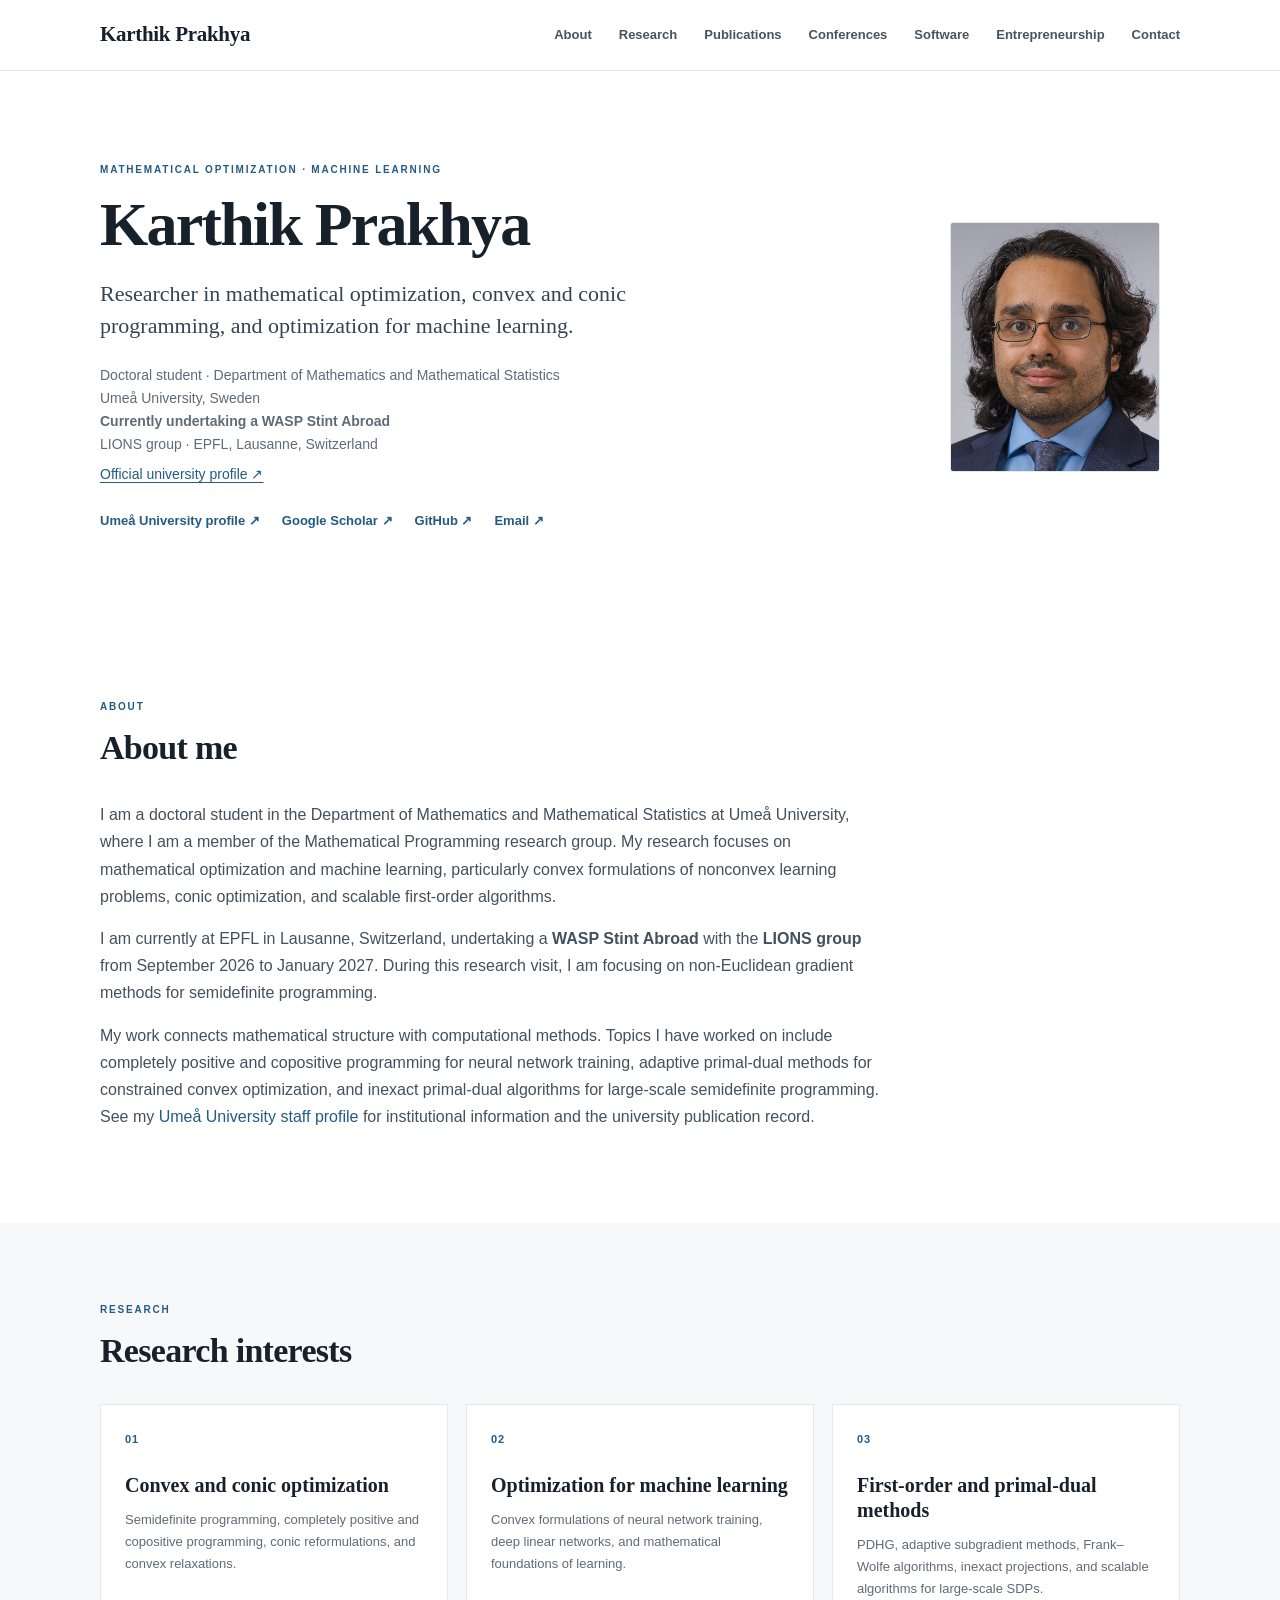
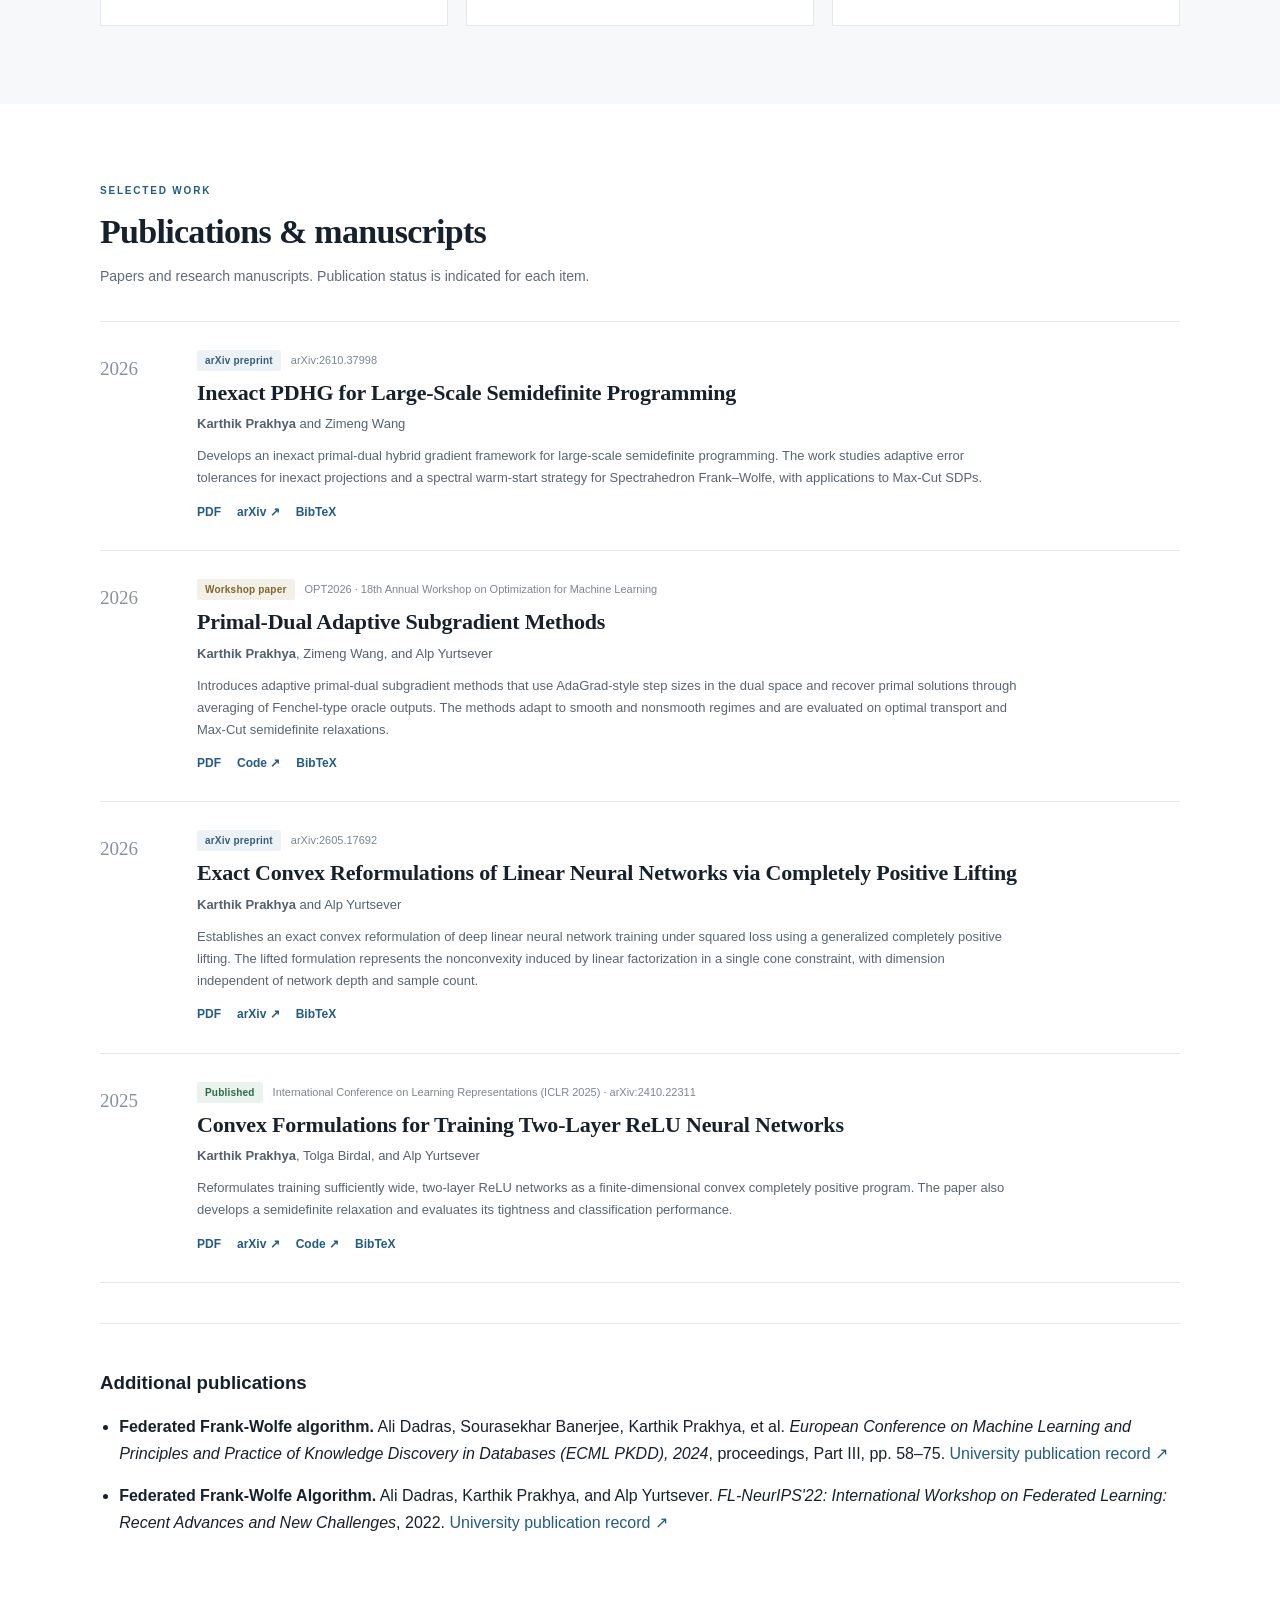
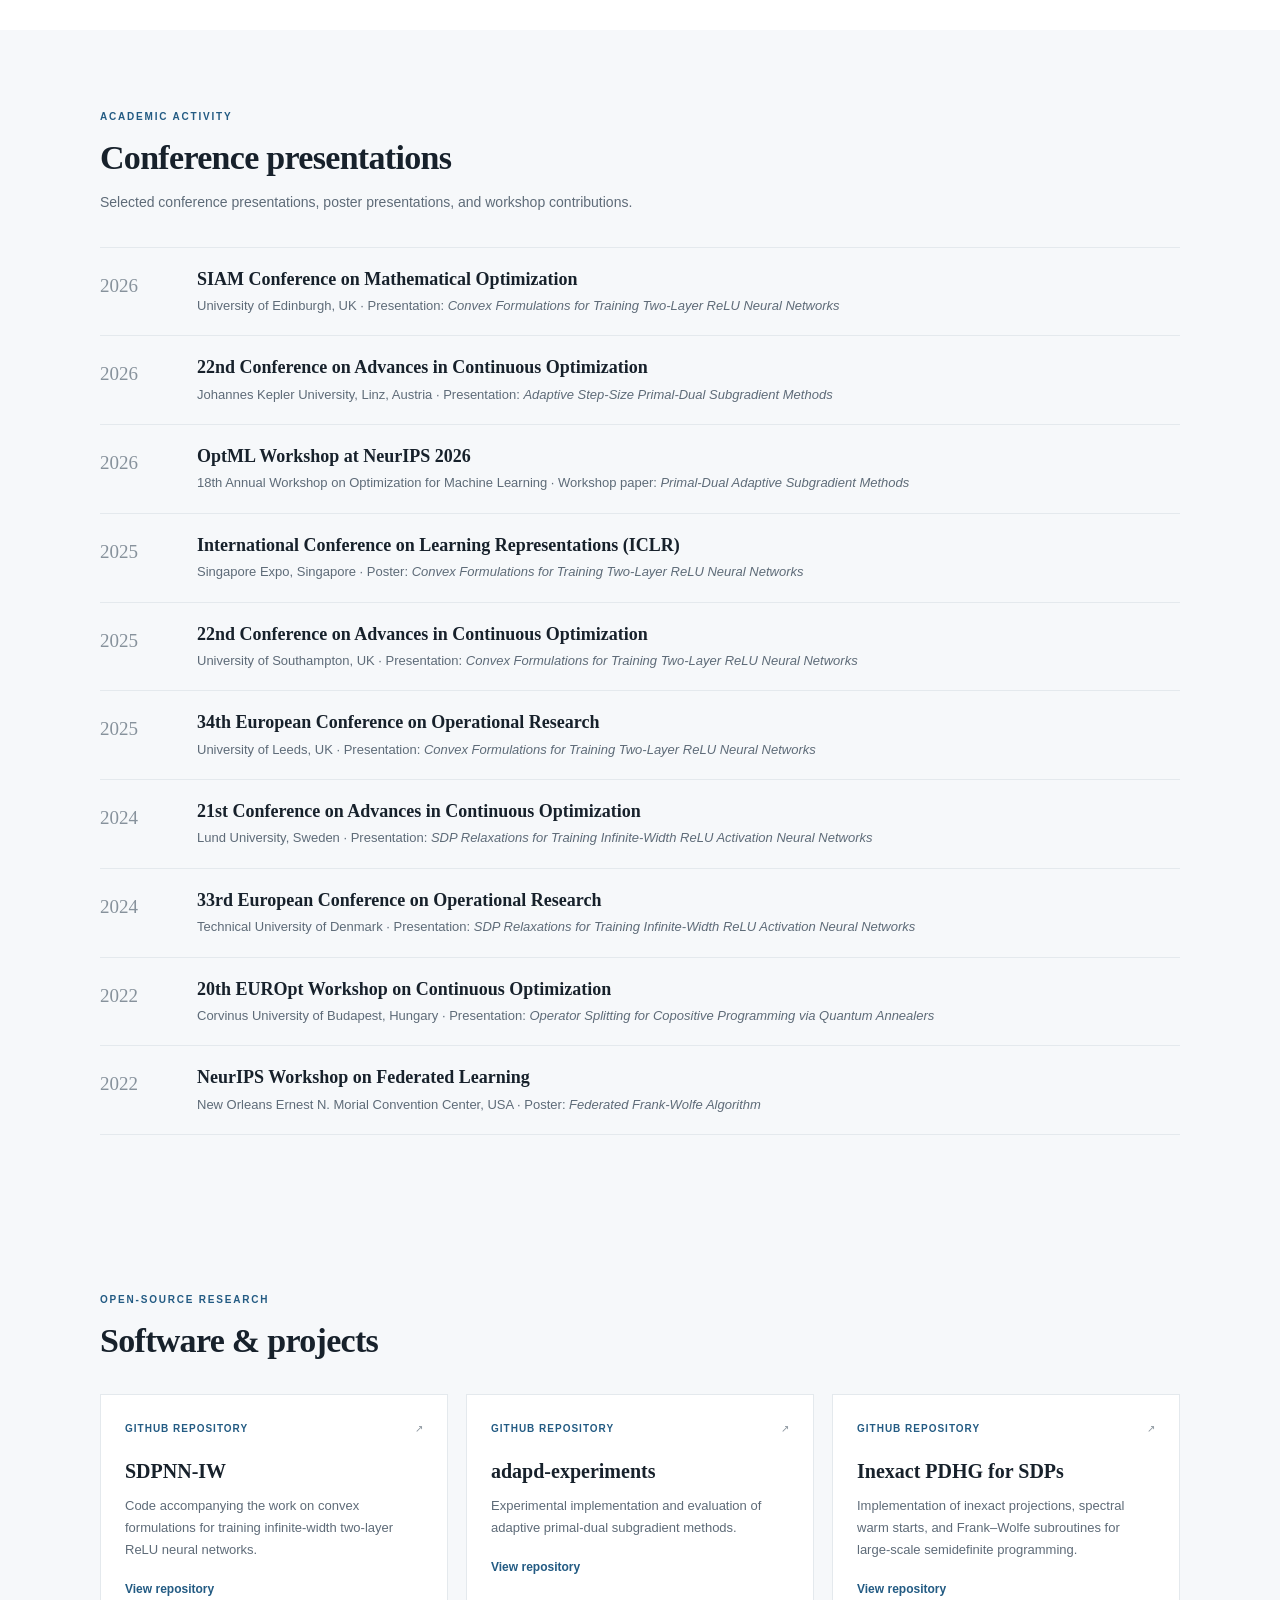
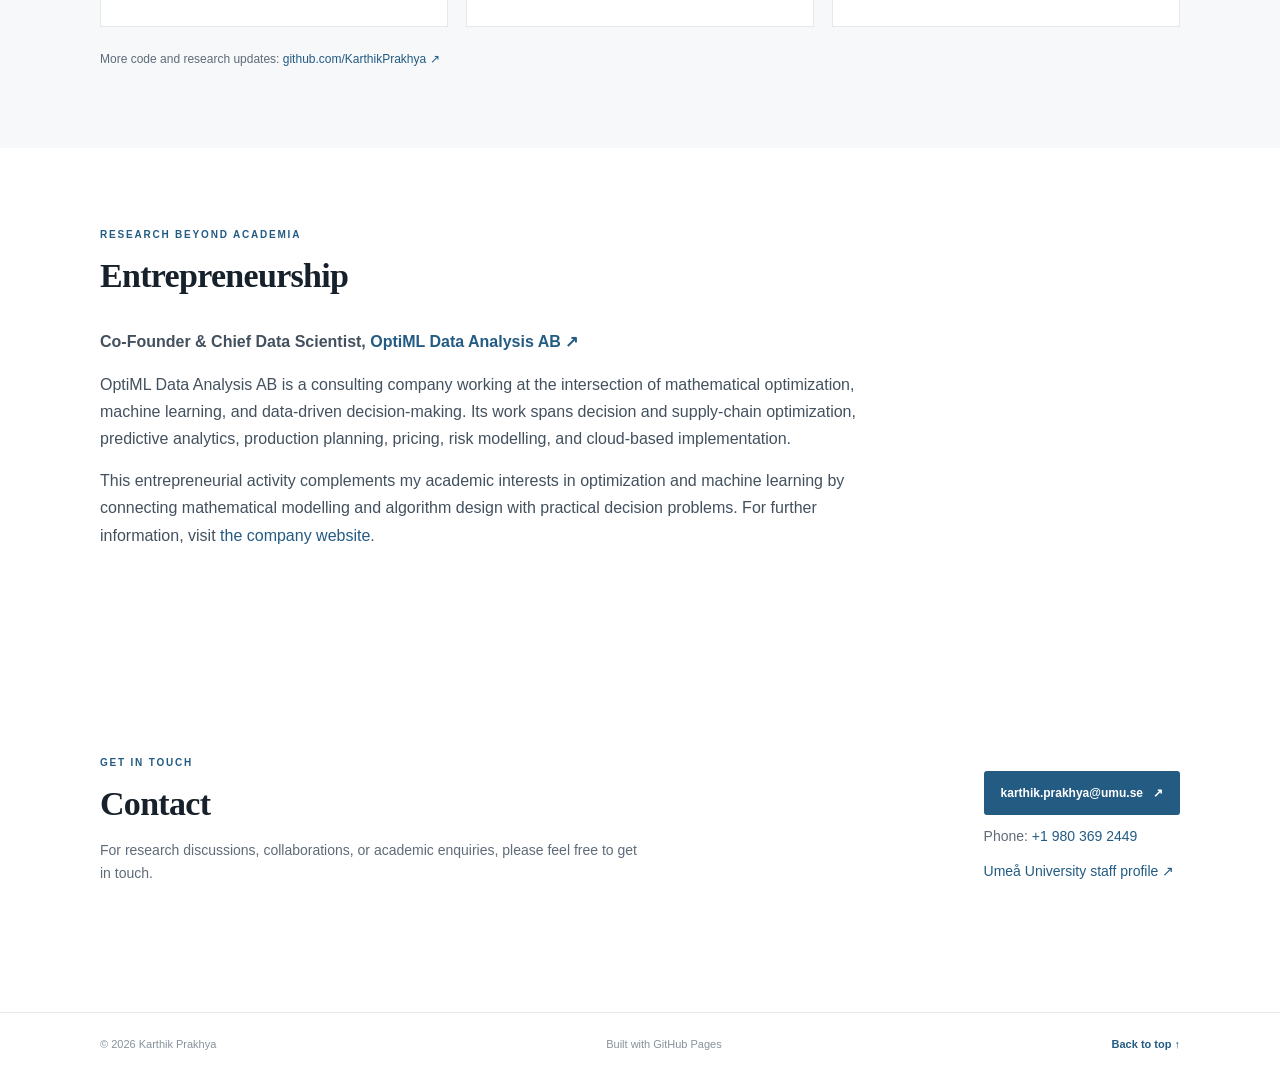
<file: index.html>
<!doctype html>
<html lang="en">
<head>
  <meta charset="utf-8">
  <meta name="viewport" content="width=device-width, initial-scale=1">
  <meta name="description" content="Academic website of Karthik Prakhya — mathematical optimization, convex and conic optimization, and machine learning.">
  <meta name="author" content="Karthik Prakhya">
  <meta name="theme-color" content="#ffffff">
  <title>Karthik Prakhya | Mathematical Optimization</title>
  <link rel="icon" href="assets/img/favicon.svg" type="image/svg+xml">
  <link rel="stylesheet" href="assets/css/style.css">
</head>
<body>
  <a class="skip-link" href="#main">Skip to content</a>
  <header class="site-header">
    <nav class="nav wrap" aria-label="Main navigation">
      <a class="brand" href="#top">Karthik Prakhya</a>
      <button class="menu-toggle" aria-expanded="false" aria-controls="nav-links" aria-label="Toggle navigation"><span></span><span></span><span></span></button>
      <div class="nav-links" id="nav-links">
        <a href="#about">About</a><a href="#research">Research</a><a href="#publications">Publications</a><a href="#conferences">Conferences</a><a href="#software">Software</a><a href="#entrepreneurship">Entrepreneurship</a><a href="#contact">Contact</a>
      </div>
    </nav>
  </header>

  <main id="main">
    <section class="hero wrap" id="top">
      <div class="hero-copy">
        <p class="eyebrow">Mathematical Optimization · Machine Learning</p>
        <h1>Karthik Prakhya</h1>
        <p class="hero-lead">Researcher in mathematical optimization, convex and conic programming, and optimization for machine learning.</p>
        <p class="affiliation">Doctoral student · Department of Mathematics and Mathematical Statistics<br>Umeå University, Sweden<br><strong>Currently undertaking a WASP Stint Abroad</strong><br>LIONS group · EPFL, Lausanne, Switzerland<br><a href="https://www.umu.se/en/staff/karthik-prakhya/" target="_blank" rel="noopener">Official university profile ↗</a></p>
        <div class="social-links" aria-label="Academic profiles">
          <a href="https://www.umu.se/en/staff/karthik-prakhya/" target="_blank" rel="noopener">Umeå University profile <span aria-hidden="true">↗</span></a>
          <a href="https://scholar.google.com/citations?user=Fl8Zz2AAAAAJ&amp;hl=en" target="_blank" rel="noopener">Google Scholar <span aria-hidden="true">↗</span></a>
          <a href="https://github.com/KarthikPrakhya" target="_blank" rel="noopener">GitHub <span aria-hidden="true">↗</span></a>
          <a href="mailto:karthik.prakhya@umu.se">Email <span aria-hidden="true">↗</span></a>
        </div>
      </div>
      <div class="portrait-wrap">
        <img class="portrait" src="assets/img/profile.jpg" alt="Portrait of Karthik Prakhya">
      </div>
    </section>

    <section class="section wrap" id="about">
      <div class="section-heading"><p class="eyebrow">About</p><h2>About me</h2></div>
      <div class="prose">
        <p>I am a doctoral student in the Department of Mathematics and Mathematical Statistics at Umeå University, where I am a member of the Mathematical Programming research group. My research focuses on mathematical optimization and machine learning, particularly convex formulations of nonconvex learning problems, conic optimization, and scalable first-order algorithms.</p>
        <p>I am currently at EPFL in Lausanne, Switzerland, undertaking a <strong>WASP Stint Abroad</strong> with the <strong>LIONS group</strong> from September 2026 to January 2027. During this research visit, I am focusing on non-Euclidean gradient methods for semidefinite programming.</p>
        <p>My work connects mathematical structure with computational methods. Topics I have worked on include completely positive and copositive programming for neural network training, adaptive primal-dual methods for constrained convex optimization, and inexact primal-dual algorithms for large-scale semidefinite programming. See my <a href="https://www.umu.se/en/staff/karthik-prakhya/" target="_blank" rel="noopener">Umeå University staff profile</a> for institutional information and the university publication record.</p>
      </div>
    </section>

    <section class="section section-muted" id="research">
      <div class="wrap">
        <div class="section-heading"><p class="eyebrow">Research</p><h2>Research interests</h2></div>
        <div class="research-grid">
          <article class="research-card"><div class="card-index">01</div><h3>Convex and conic optimization</h3><p>Semidefinite programming, completely positive and copositive programming, conic reformulations, and convex relaxations.</p></article>
          <article class="research-card"><div class="card-index">02</div><h3>Optimization for machine learning</h3><p>Convex formulations of neural network training, deep linear networks, and mathematical foundations of learning.</p></article>
          <article class="research-card"><div class="card-index">03</div><h3>First-order and primal-dual methods</h3><p>PDHG, adaptive subgradient methods, Frank–Wolfe algorithms, inexact projections, and scalable algorithms for large-scale SDPs.</p></article>
        </div>
      </div>
    </section>

    <section class="section wrap" id="publications">
      <div class="section-heading"><p class="eyebrow">Selected work</p><h2>Publications &amp; manuscripts</h2><p class="section-intro">Papers and research manuscripts. Publication status is indicated for each item.</p></div>
      <div class="publication-list">
        <article class="publication">
          <div class="pub-year">2026</div><div class="pub-body">
            <div class="pub-meta"><span class="status status-preprint">arXiv preprint</span><span>arXiv:2610.37998</span></div>
            <h3>Inexact PDHG for Large-Scale Semidefinite Programming</h3>
            <p class="authors"><strong>Karthik Prakhya</strong> and Zimeng Wang</p>
            <p>Develops an inexact primal-dual hybrid gradient framework for large-scale semidefinite programming. The work studies adaptive error tolerances for inexact projections and a spectral warm-start strategy for Spectrahedron Frank–Wolfe, with applications to Max-Cut SDPs.</p>
            <div class="pub-links"><a href="assets/papers/prakhya-wang-inexact-pdhg-2026.pdf">PDF</a><a href="https://arxiv.org/abs/2610.37998" target="_blank" rel="noopener">arXiv ↗</a><button class="bib-toggle" type="button" aria-expanded="false">BibTeX</button></div>
            <pre class="bibtex" hidden>@misc{prakhya2026inexactpdhg,
  title={Inexact PDHG for Large-Scale Semidefinite Programming},
  author={Prakhya, Karthik and Wang, Zimeng},
  year={2026},
  eprint={2610.37998},
  archivePrefix={arXiv},
  primaryClass={math.OC}
}</pre>
          </div>
        </article>
        <article class="publication">
          <div class="pub-year">2026</div><div class="pub-body">
            <div class="pub-meta"><span class="status status-workshop">Workshop paper</span><span>OPT2026 · 18th Annual Workshop on Optimization for Machine Learning</span></div>
            <h3>Primal-Dual Adaptive Subgradient Methods</h3>
            <p class="authors"><strong>Karthik Prakhya</strong>, Zimeng Wang, and Alp Yurtsever</p>
            <p>Introduces adaptive primal-dual subgradient methods that use AdaGrad-style step sizes in the dual space and recover primal solutions through averaging of Fenchel-type oracle outputs. The methods adapt to smooth and nonsmooth regimes and are evaluated on optimal transport and Max-Cut semidefinite relaxations.</p>
            <div class="pub-links"><a href="assets/papers/prakhya-wang-yurtsever-opt2026.pdf">PDF</a><a href="https://github.com/KarthikPrakhya/adapd-experiments" target="_blank" rel="noopener">Code ↗</a><button class="bib-toggle" type="button" aria-expanded="false">BibTeX</button></div>
            <pre class="bibtex" hidden>@misc{prakhya2026primaldual,
  title={Primal-Dual Adaptive Subgradient Methods},
  author={Prakhya, Karthik and Wang, Zimeng and Yurtsever, Alp},
  year={2026},
  note={OPT2026: 18th Annual Workshop on Optimization for Machine Learning}
}</pre>
          </div>
        </article>
        <article class="publication">
          <div class="pub-year">2026</div><div class="pub-body">
            <div class="pub-meta"><span class="status status-preprint">arXiv preprint</span><span>arXiv:2605.17692</span></div>
            <h3>Exact Convex Reformulations of Linear Neural Networks via Completely Positive Lifting</h3>
            <p class="authors"><strong>Karthik Prakhya</strong> and Alp Yurtsever</p>
            <p>Establishes an exact convex reformulation of deep linear neural network training under squared loss using a generalized completely positive lifting. The lifted formulation represents the nonconvexity induced by linear factorization in a single cone constraint, with dimension independent of network depth and sample count.</p>
            <div class="pub-links"><a href="assets/papers/prakhya-yurtsever-linear-networks-2026.pdf">PDF</a><a href="https://arxiv.org/abs/2605.17692" target="_blank" rel="noopener">arXiv ↗</a><button class="bib-toggle" type="button" aria-expanded="false">BibTeX</button></div>
            <pre class="bibtex" hidden>@misc{prakhya2026exact,
  title={Exact Convex Reformulations of Linear Neural Networks via Completely Positive Lifting},
  author={Prakhya, Karthik and Yurtsever, Alp},
  year={2026},
  eprint={2605.17692},
  archivePrefix={arXiv},
  primaryClass={cs.LG}
}</pre>
          </div>
        </article>
        <article class="publication">
          <div class="pub-year">2025</div><div class="pub-body">
            <div class="pub-meta"><span class="status status-published">Published</span><span>International Conference on Learning Representations (ICLR 2025) · arXiv:2410.22311</span></div>
            <h3>Convex Formulations for Training Two-Layer ReLU Neural Networks</h3>
            <p class="authors"><strong>Karthik Prakhya</strong>, Tolga Birdal, and Alp Yurtsever</p>
            <p>Reformulates training sufficiently wide, two-layer ReLU networks as a finite-dimensional convex completely positive program. The paper also develops a semidefinite relaxation and evaluates its tightness and classification performance.</p>
            <div class="pub-links"><a href="assets/papers/prakhya-birdal-yurtsever-iclr-2025.pdf">PDF</a><a href="https://arxiv.org/abs/2410.22311" target="_blank" rel="noopener">arXiv ↗</a><a href="https://github.com/KarthikPrakhya/SDPNN-IW" target="_blank" rel="noopener">Code ↗</a><button class="bib-toggle" type="button" aria-expanded="false">BibTeX</button></div>
            <pre class="bibtex" hidden>@inproceedings{prakhya2025convex,
  title={Convex Formulations for Training Two-Layer ReLU Neural Networks},
  author={Prakhya, Karthik and Birdal, Tolga and Yurtsever, Alp},
  booktitle={International Conference on Learning Representations},
  year={2025}
}</pre>
          </div>
        </article>
      </div>
      <div class="additional-publications">
        <h3>Additional publications</h3>
        <ul>
          <li><strong>Federated Frank-Wolfe algorithm.</strong> Ali Dadras, Sourasekhar Banerjee, Karthik Prakhya, et al. <em>European Conference on Machine Learning and Principles and Practice of Knowledge Discovery in Databases (ECML PKDD), 2024</em>, proceedings, Part III, pp. 58–75. <a href="https://umu.diva-portal.org/smash/record.jsf?language=en&amp;pid=diva2:1890479" target="_blank" rel="noopener">University publication record ↗</a></li>
          <li><strong>Federated Frank-Wolfe Algorithm.</strong> Ali Dadras, Karthik Prakhya, and Alp Yurtsever. <em>FL-NeurIPS'22: International Workshop on Federated Learning: Recent Advances and New Challenges</em>, 2022. <a href="https://umu.diva-portal.org/smash/record.jsf?language=en&amp;pid=diva2:1738921" target="_blank" rel="noopener">University publication record ↗</a></li>
        </ul>
      </div>
    </section>

    <section class="section section-muted" id="conferences">
      <div class="wrap">
        <div class="section-heading"><p class="eyebrow">Academic activity</p><h2>Conference presentations</h2><p class="section-intro">Selected conference presentations, poster presentations, and workshop contributions.</p></div>
        <div class="conference-list">
          <article class="conference-item"><div class="pub-year">2026</div><div><h3>SIAM Conference on Mathematical Optimization</h3><p>University of Edinburgh, UK · Presentation: <em>Convex Formulations for Training Two-Layer ReLU Neural Networks</em></p></div></article>
          <article class="conference-item"><div class="pub-year">2026</div><div><h3>22nd Conference on Advances in Continuous Optimization</h3><p>Johannes Kepler University, Linz, Austria · Presentation: <em>Adaptive Step-Size Primal-Dual Subgradient Methods</em></p></div></article>
          <article class="conference-item"><div class="pub-year">2026</div><div><h3>OptML Workshop at NeurIPS 2026</h3><p>18th Annual Workshop on Optimization for Machine Learning · Workshop paper: <em>Primal-Dual Adaptive Subgradient Methods</em></p></div></article>
          <article class="conference-item"><div class="pub-year">2025</div><div><h3>International Conference on Learning Representations (ICLR)</h3><p>Singapore Expo, Singapore · Poster: <em>Convex Formulations for Training Two-Layer ReLU Neural Networks</em></p></div></article>
          <article class="conference-item"><div class="pub-year">2025</div><div><h3>22nd Conference on Advances in Continuous Optimization</h3><p>University of Southampton, UK · Presentation: <em>Convex Formulations for Training Two-Layer ReLU Neural Networks</em></p></div></article>
          <article class="conference-item"><div class="pub-year">2025</div><div><h3>34th European Conference on Operational Research</h3><p>University of Leeds, UK · Presentation: <em>Convex Formulations for Training Two-Layer ReLU Neural Networks</em></p></div></article>
          <article class="conference-item"><div class="pub-year">2024</div><div><h3>21st Conference on Advances in Continuous Optimization</h3><p>Lund University, Sweden · Presentation: <em>SDP Relaxations for Training Infinite-Width ReLU Activation Neural Networks</em></p></div></article>
          <article class="conference-item"><div class="pub-year">2024</div><div><h3>33rd European Conference on Operational Research</h3><p>Technical University of Denmark · Presentation: <em>SDP Relaxations for Training Infinite-Width ReLU Activation Neural Networks</em></p></div></article>
          <article class="conference-item"><div class="pub-year">2022</div><div><h3>20th EUROpt Workshop on Continuous Optimization</h3><p>Corvinus University of Budapest, Hungary · Presentation: <em>Operator Splitting for Copositive Programming via Quantum Annealers</em></p></div></article>
          <article class="conference-item"><div class="pub-year">2022</div><div><h3>NeurIPS Workshop on Federated Learning</h3><p>New Orleans Ernest N. Morial Convention Center, USA · Poster: <em>Federated Frank-Wolfe Algorithm</em></p></div></article>
        </div>
      </div>
    </section>

    <section class="section section-muted" id="software">
      <div class="wrap">
        <div class="section-heading"><p class="eyebrow">Open-source research</p><h2>Software &amp; projects</h2></div>
        <div class="software-grid">
          <article class="software-card"><div class="software-top"><span class="repo-label">GitHub repository</span><span aria-hidden="true">↗</span></div><h3>SDPNN-IW</h3><p>Code accompanying the work on convex formulations for training infinite-width two-layer ReLU neural networks.</p><a href="https://github.com/KarthikPrakhya/SDPNN-IW" target="_blank" rel="noopener">View repository</a></article>
          <article class="software-card"><div class="software-top"><span class="repo-label">GitHub repository</span><span aria-hidden="true">↗</span></div><h3>adapd-experiments</h3><p>Experimental implementation and evaluation of adaptive primal-dual subgradient methods.</p><a href="https://github.com/KarthikPrakhya/adapd-experiments" target="_blank" rel="noopener">View repository</a></article>
          <article class="software-card"><div class="software-top"><span class="repo-label">GitHub repository</span><span aria-hidden="true">↗</span></div><h3>Inexact PDHG for SDPs</h3><p>Implementation of inexact projections, spectral warm starts, and Frank–Wolfe subroutines for large-scale semidefinite programming.</p><a href="https://github.com/KarthikPrakhya/InexactPDHG-SDP" target="_blank" rel="noopener">View repository</a></article>
        </div>
        <p class="github-more">More code and research updates: <a href="https://github.com/KarthikPrakhya" target="_blank" rel="noopener">github.com/KarthikPrakhya ↗</a></p>
      </div>
    </section>

    <section class="section wrap" id="entrepreneurship">
      <div class="section-heading"><p class="eyebrow">Research beyond academia</p><h2>Entrepreneurship</h2></div>
      <div class="prose">
        <p><strong>Co-Founder &amp; Chief Data Scientist, <a href="https://www.optimldataanalysis.se/" target="_blank" rel="noopener">OptiML Data Analysis AB ↗</a></strong></p>
        <p>OptiML Data Analysis AB is a consulting company working at the intersection of mathematical optimization, machine learning, and data-driven decision-making. Its work spans decision and supply-chain optimization, predictive analytics, production planning, pricing, risk modelling, and cloud-based implementation.</p>
        <p>This entrepreneurial activity complements my academic interests in optimization and machine learning by connecting mathematical modelling and algorithm design with practical decision problems. For further information, visit <a href="https://www.optimldataanalysis.se/" target="_blank" rel="noopener">the company website</a>.</p>
      </div>
    </section>

    <section class="section wrap" id="contact">
      <div class="contact-panel"><div><p class="eyebrow">Get in touch</p><h2>Contact</h2><p>For research discussions, collaborations, or academic enquiries, please feel free to get in touch.</p></div><div class="contact-links"><a class="button" href="mailto:karthik.prakhya@umu.se">karthik.prakhya@umu.se <span aria-hidden="true">↗</span></a><p>Phone: <a href="tel:+19803692449">+1 980 369 2449</a></p><p><a href="https://www.umu.se/en/staff/karthik-prakhya/" target="_blank" rel="noopener">Umeå University staff profile ↗</a></p></div></div>
    </section>
  </main>

  <footer class="site-footer"><div class="wrap footer-inner"><span>© <span id="year">2026</span> Karthik Prakhya</span><span>Built with GitHub Pages</span><a href="#top">Back to top ↑</a></div></footer>
  <script src="assets/js/main.js"></script>
</body>
</html>
</file>
<file: assets/css/style.css>
:root{--ink:#17212b;--muted:#5e6b78;--line:#e4e9ed;--soft:#f6f8fa;--accent:#235b83;--accent-dark:#174464;--white:#fff;--max:1080px;--serif:Georgia,"Times New Roman",serif;--sans:Inter,-apple-system,BlinkMacSystemFont,"Segoe UI",sans-serif}
*{box-sizing:border-box}html{scroll-behavior:smooth;scroll-padding-top:90px}body{margin:0;background:var(--white);color:var(--ink);font-family:var(--sans);font-size:16px;line-height:1.7;-webkit-font-smoothing:antialiased}a{color:var(--accent);text-decoration:none}a:hover{color:var(--accent-dark);text-decoration:underline;text-underline-offset:3px}.wrap{width:min(calc(100% - 48px),var(--max));margin-inline:auto}.skip-link{position:absolute;left:-9999px;top:10px;background:#fff;padding:8px}.skip-link:focus{left:10px;z-index:100}.site-header{position:sticky;top:0;z-index:20;background:rgba(255,255,255,.94);backdrop-filter:blur(12px);border-bottom:1px solid var(--line)}.nav{height:70px;display:flex;align-items:center;justify-content:space-between}.brand{font-family:var(--serif);font-size:21px;font-weight:700;letter-spacing:-.3px;color:var(--ink)}.brand:hover{text-decoration:none}.nav-links{display:flex;gap:27px}.nav-links a{font-size:13px;font-weight:600;color:#475461}.menu-toggle{display:none;border:0;background:none;padding:8px}.menu-toggle span{display:block;width:22px;height:2px;background:var(--ink);margin:5px}.hero{display:grid;grid-template-columns:1fr 230px;gap:70px;align-items:center;padding-top:90px;padding-bottom:88px}.eyebrow{text-transform:uppercase;letter-spacing:1.8px;font-size:10px;font-weight:800;color:var(--accent);margin:0 0 13px}.hero h1{font-family:var(--serif);font-size:clamp(42px,6vw,62px);line-height:1.08;letter-spacing:-1.8px;margin:0 0 20px}.hero-lead{font-family:var(--serif);font-size:22px;line-height:1.45;max-width:650px;margin:0 0 22px;color:#354454}.affiliation{font-size:14px;color:var(--muted);line-height:1.65;margin-bottom:24px}.social-links{display:flex;gap:22px;flex-wrap:wrap}.social-links a{font-size:13px;font-weight:700}.portrait-wrap{text-align:center}.portrait{display:block;width:210px;height:250px;object-fit:cover;border-radius:3px;background:var(--soft);border:1px solid var(--line)}.portrait-note{font-size:10px;color:#8a949d;margin:8px 0 0}.section{padding-top:78px;padding-bottom:78px}.section-muted{background:var(--soft)}.section-heading{margin-bottom:32px}.section-heading h2,.contact-panel h2{font-family:var(--serif);font-size:34px;letter-spacing:-.7px;line-height:1.2;margin:0}.section-intro{color:var(--muted);font-size:14px;margin:12px 0 0}.prose{max-width:780px;color:#43515e}.prose p{margin:0 0 15px}.research-grid{display:grid;grid-template-columns:repeat(3,1fr);gap:18px}.research-card,.software-card{background:#fff;border:1px solid var(--line);padding:25px 24px}.card-index{font-size:11px;color:var(--accent);font-weight:800;letter-spacing:1px;margin-bottom:24px}.research-card h3,.software-card h3{font-family:var(--serif);font-size:20px;line-height:1.25;margin:0 0 11px}.research-card p,.software-card p{font-size:13px;color:var(--muted);line-height:1.7;margin:0}.publication-list{border-top:1px solid var(--line)}.publication{display:grid;grid-template-columns:75px 1fr;gap:22px;padding:28px 0;border-bottom:1px solid var(--line)}.pub-year{font-family:var(--serif);font-size:19px;color:#87929c;padding-top:3px}.pub-meta{display:flex;align-items:center;gap:10px;flex-wrap:wrap;color:#7b8791;font-size:11px;margin-bottom:8px}.status{display:inline-block;border-radius:2px;padding:2px 8px;font-size:10px;font-weight:800;letter-spacing:.2px}.status-published{background:#eaf3ed;color:#2e6846}.status-preprint{background:#edf2f7;color:#355d7b}.status-workshop{background:#f3f0e8;color:#80652d}.pub-body h3{font-family:var(--serif);font-size:22px;line-height:1.3;margin:0 0 6px;letter-spacing:-.2px}.authors{font-size:13px;color:#53616e;margin:0 0 10px}.pub-body>p:not(.authors){font-size:13px;color:#586571;line-height:1.7;max-width:820px;margin:0 0 12px}.pub-links{display:flex;align-items:center;gap:16px;flex-wrap:wrap}.pub-links a,.bib-toggle{font-size:12px;font-weight:800}.bib-toggle{border:0;background:none;padding:0;color:var(--accent);font-family:inherit;cursor:pointer}.bibtex{white-space:pre-wrap;overflow-wrap:anywhere;background:#f5f7f9;border:1px solid var(--line);padding:14px;margin:14px 0 0;font-size:11px;line-height:1.6;color:#354454}.software-grid{display:grid;grid-template-columns:repeat(3,1fr);gap:18px}.software-top{display:flex;justify-content:space-between;align-items:center;margin-bottom:22px;color:#8b959e;font-size:10px}.repo-label{text-transform:uppercase;letter-spacing:1px;font-weight:800;color:var(--accent)}.software-card a{display:inline-block;margin-top:18px;font-size:12px;font-weight:800}.github-more{font-size:12px;color:var(--muted);margin:22px 0 0}.contact-panel{display:flex;align-items:center;justify-content:space-between;gap:30px;padding:34px 0}.contact-panel p:not(.eyebrow){font-size:14px;color:var(--muted);max-width:540px}.button{display:inline-flex;align-items:center;gap:10px;background:var(--accent);color:#fff;padding:12px 17px;border-radius:3px;font-size:12px;font-weight:700;white-space:nowrap}.button:hover{background:var(--accent-dark);color:#fff;text-decoration:none}.site-footer{border-top:1px solid var(--line);padding:22px 0;color:#87929c;font-size:11px}.footer-inner{display:flex;justify-content:space-between;gap:15px;flex-wrap:wrap}.footer-inner a{font-weight:700}
@media(max-width:760px){.wrap{width:min(calc(100% - 36px),var(--max))}.nav{height:64px}.menu-toggle{display:block}.nav-links{display:none;position:absolute;top:64px;left:0;right:0;background:#fff;border-bottom:1px solid var(--line);padding:16px 22px 20px;flex-direction:column;gap:12px}.nav-links.open{display:flex}.hero{grid-template-columns:1fr;gap:28px;padding-top:60px;padding-bottom:60px}.portrait-wrap{grid-row:1;text-align:left}.portrait{width:128px;height:150px}.hero h1{font-size:46px}.hero-lead{font-size:19px}.section{padding-top:58px;padding-bottom:58px}.research-grid,.software-grid{grid-template-columns:1fr}.research-card,.software-card{padding:22px}.publication{grid-template-columns:48px 1fr;gap:12px}.pub-body h3{font-size:19px}.contact-panel{align-items:flex-start;flex-direction:column}.footer-inner{flex-direction:column;gap:5px}}
@media(prefers-reduced-motion:reduce){html{scroll-behavior:auto}*{transition:none!important}}


/* Institutional profile and additional publication details */
.affiliation a { display: inline-block; margin-top: .45rem; color: var(--accent, #315b7d); text-decoration: underline; text-underline-offset: 3px; }
.additional-publications { margin-top: 2.5rem; padding-top: 1.5rem; border-top: 1px solid var(--line, #e5e7eb); }
.additional-publications h3 { margin-bottom: 1rem; }
.additional-publications ul { padding-left: 1.2rem; }
.additional-publications li { margin: 0 0 1rem; line-height: 1.65; }
.contact-links p { margin: .65rem 0 0; }


/* Conference activity */
.conference-list{border-top:1px solid var(--line)}
.conference-item{display:grid;grid-template-columns:75px 1fr;gap:22px;padding:19px 0;border-bottom:1px solid var(--line)}
.conference-item h3{font-family:var(--serif);font-size:18px;line-height:1.35;margin:0 0 4px}
.conference-item p{font-size:13px;color:var(--muted);margin:0;line-height:1.65}
@media(max-width:760px){.conference-item{grid-template-columns:48px 1fr;gap:12px}.nav-links{max-height:calc(100vh - 70px);overflow:auto}}
</file>
